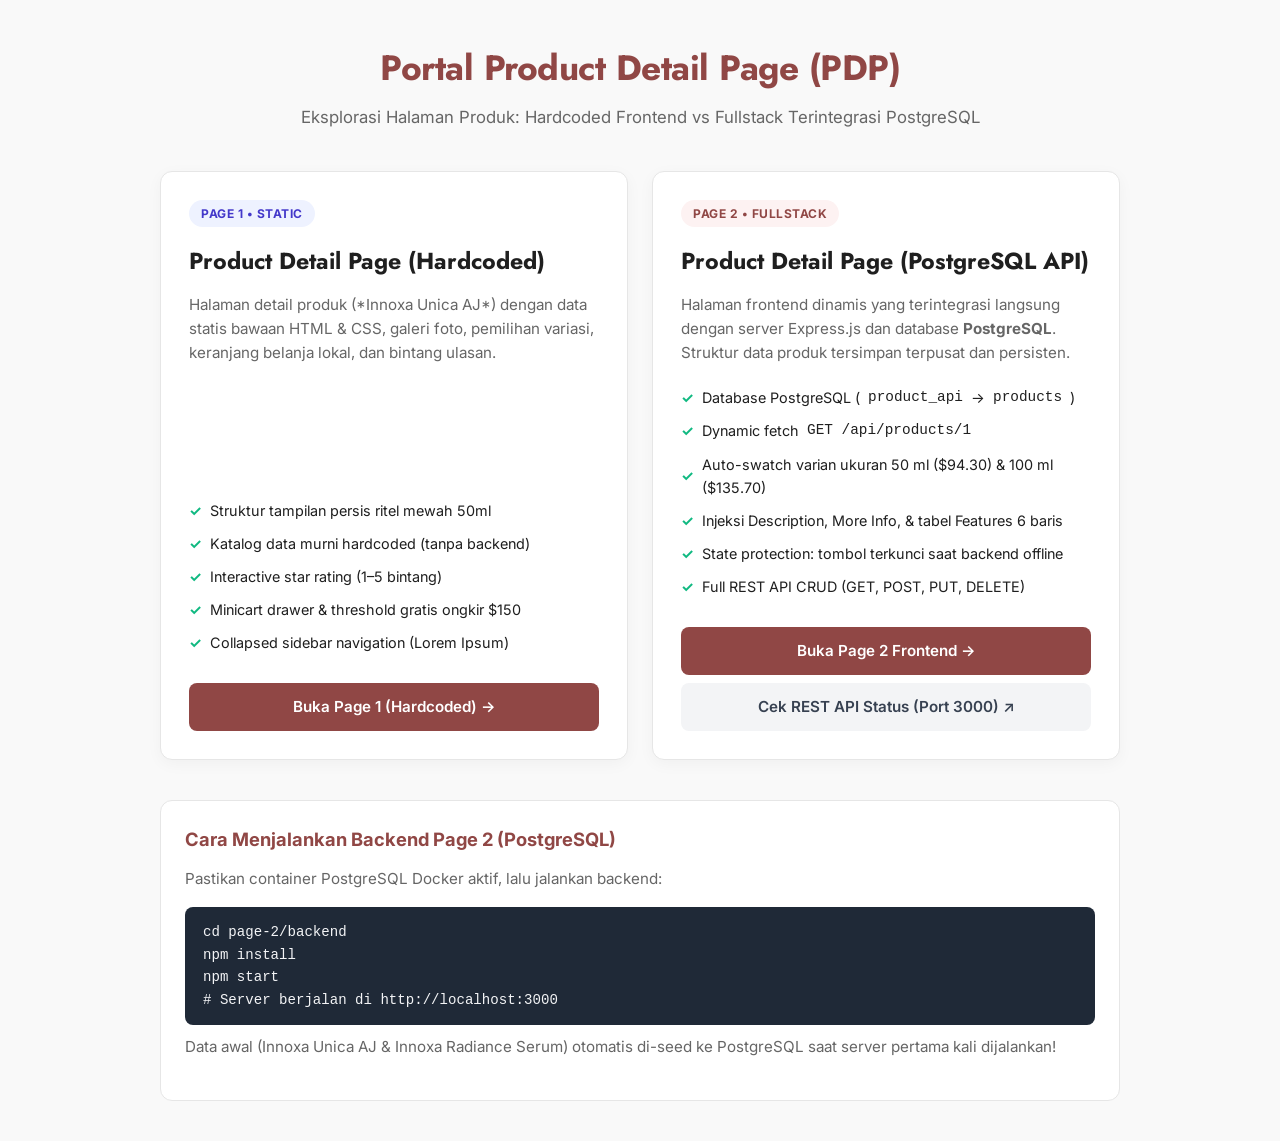
<file: index.html>
<!DOCTYPE html>
<html lang="id">
<head>
  <meta charset="UTF-8">
  <meta name="viewport" content="width=device-width, initial-scale=1.0">
  <title>Portal Proyek - Product Detail Page</title>
  <link rel="preconnect" href="https://fonts.googleapis.com">
  <link rel="preconnect" href="https://fonts.gstatic.com" crossorigin>
  <link href="https://fonts.googleapis.com/css2?family=Inter:wght@400;500;600;700&family=Jost:wght@500;600;700&display=swap" rel="stylesheet">
  <style>
    :root {
      --primary: #904745;
      --primary-hover: #733432;
      --bg: #f9f9f9;
      --card-bg: #ffffff;
      --text-main: #1f1f1f;
      --text-muted: #666666;
      --border: #e6e6e6;
    }
    * { box-sizing: border-box; margin: 0; padding: 0; }
    body {
      font-family: 'Inter', -apple-system, sans-serif;
      background: var(--bg);
      color: var(--text-main);
      padding: 40px 20px;
      line-height: 1.6;
    }
    .container {
      max-width: 960px;
      margin: 0 auto;
    }
    header {
      text-align: center;
      margin-bottom: 40px;
    }
    h1 {
      font-family: 'Jost', sans-serif;
      font-size: 2.2rem;
      color: var(--primary);
      margin-bottom: 8px;
      letter-spacing: -0.5px;
    }
    .subtitle {
      color: var(--text-muted);
      font-size: 1.05rem;
    }
    .grid {
      display: grid;
      grid-template-columns: repeat(auto-fit, minmax(320px, 1fr));
      gap: 24px;
      margin-bottom: 40px;
    }
    .card {
      background: var(--card-bg);
      border: 1px solid var(--border);
      border-radius: 12px;
      padding: 28px;
      display: flex;
      flex-direction: column;
      box-shadow: 0 4px 16px rgba(0,0,0,0.04);
      transition: transform 0.2s, box-shadow 0.2s;
    }
    .card:hover {
      transform: translateY(-3px);
      box-shadow: 0 8px 24px rgba(0,0,0,0.08);
    }
    .badge {
      display: inline-block;
      align-self: flex-start;
      padding: 4px 12px;
      border-radius: 20px;
      font-size: 0.75rem;
      font-weight: 700;
      text-transform: uppercase;
      letter-spacing: 0.5px;
      margin-bottom: 16px;
    }
    .badge-page1 { background: #eef2ff; color: #4338ca; }
    .badge-page2 { background: #fdf2f2; color: var(--primary); }
    h2 {
      font-family: 'Jost', sans-serif;
      font-size: 1.45rem;
      margin-bottom: 12px;
    }
    p {
      color: var(--text-muted);
      font-size: 0.95rem;
      margin-bottom: 16px;
      flex-grow: 1;
    }
    .feature-list {
      list-style: none;
      margin-bottom: 24px;
      font-size: 0.9rem;
    }
    .feature-list li {
      padding: 5px 0;
      display: flex;
      align-items: center;
      gap: 8px;
    }
    .feature-list li::before {
      content: "✓";
      color: #10b981;
      font-weight: bold;
    }
    .btn {
      display: inline-block;
      text-align: center;
      background: var(--primary);
      color: #fff;
      text-decoration: none;
      padding: 12px 20px;
      border-radius: 8px;
      font-weight: 600;
      font-size: 0.95rem;
      transition: background 0.2s;
    }
    .btn:hover {
      background: var(--primary-hover);
    }
    .btn-secondary {
      background: #f3f4f6;
      color: #374151;
      margin-top: 8px;
    }
    .btn-secondary:hover {
      background: #e5e7eb;
    }
    .info-box {
      background: #ffffff;
      border: 1px solid var(--border);
      border-radius: 12px;
      padding: 24px;
      margin-top: 24px;
    }
    .info-box h3 {
      color: var(--primary);
      font-size: 1.15rem;
      margin-bottom: 12px;
    }
    pre {
      background: #1f2937;
      color: #f3f4f6;
      padding: 14px 18px;
      border-radius: 8px;
      overflow-x: auto;
      font-size: 0.88rem;
      margin: 10px 0;
    }
  </style>
</head>
<body>
  <div class="container">
    <header>
      <h1>Portal Product Detail Page (PDP)</h1>
      <p class="subtitle">Eksplorasi Halaman Produk: Hardcoded Frontend vs Fullstack Terintegrasi PostgreSQL</p>
    </header>

    <div class="grid">
      <!-- CARD PAGE 1 -->
      <div class="card">
        <span class="badge badge-page1">Page 1 • Static</span>
        <h2>Product Detail Page (Hardcoded)</h2>
        <p>Halaman detail produk (*Innoxa Unica AJ*) dengan data statis bawaan HTML & CSS, galeri foto, pemilihan variasi, keranjang belanja lokal, dan bintang ulasan.</p>
        <ul class="feature-list">
          <li>Struktur tampilan persis ritel mewah 50ml</li>
          <li>Katalog data murni hardcoded (tanpa backend)</li>
          <li>Interactive star rating (1–5 bintang)</li>
          <li>Minicart drawer & threshold gratis ongkir $150</li>
          <li>Collapsed sidebar navigation (Lorem Ipsum)</li>
        </ul>
        <a class="btn" href="./page-1/index.html">Buka Page 1 (Hardcoded) →</a>
      </div>

      <!-- CARD PAGE 2 -->
      <div class="card">
        <span class="badge badge-page2">Page 2 • Fullstack</span>
        <h2>Product Detail Page (PostgreSQL API)</h2>
        <p>Halaman frontend dinamis yang terintegrasi langsung dengan server Express.js dan database <strong>PostgreSQL</strong>. Struktur data produk tersimpan terpusat dan persisten.</p>
        <ul class="feature-list">
          <li>Database PostgreSQL (<code>product_api</code> &rarr; <code>products</code>)</li>
          <li>Dynamic fetch <code>GET /api/products/1</code></li>
          <li>Auto-swatch varian ukuran 50 ml ($94.30) & 100 ml ($135.70)</li>
          <li>Injeksi Description, More Info, & tabel Features 6 baris</li>
          <li>State protection: tombol terkunci saat backend offline</li>
          <li>Full REST API CRUD (GET, POST, PUT, DELETE)</li>
        </ul>
        <a class="btn" href="./page-2/frontend/index.html">Buka Page 2 Frontend →</a>
        <a class="btn btn-secondary" href="http://localhost:3000/api/status" target="_blank">Cek REST API Status (Port 3000) ↗</a>
      </div>
    </div>

    <!-- PETUNJUK MENJALANKAN -->
    <div class="info-box">
      <h3>Cara Menjalankan Backend Page 2 (PostgreSQL)</h3>
      <p>Pastikan container PostgreSQL Docker aktif, lalu jalankan backend:</p>
      <pre><code>cd page-2/backend
npm install
npm start
# Server berjalan di http://localhost:3000</code></pre>
      <p>Data awal (Innoxa Unica AJ & Innoxa Radiance Serum) otomatis di-seed ke PostgreSQL saat server pertama kali dijalankan!</p>
    </div>
  </div>
</body>
</html>
</file>
